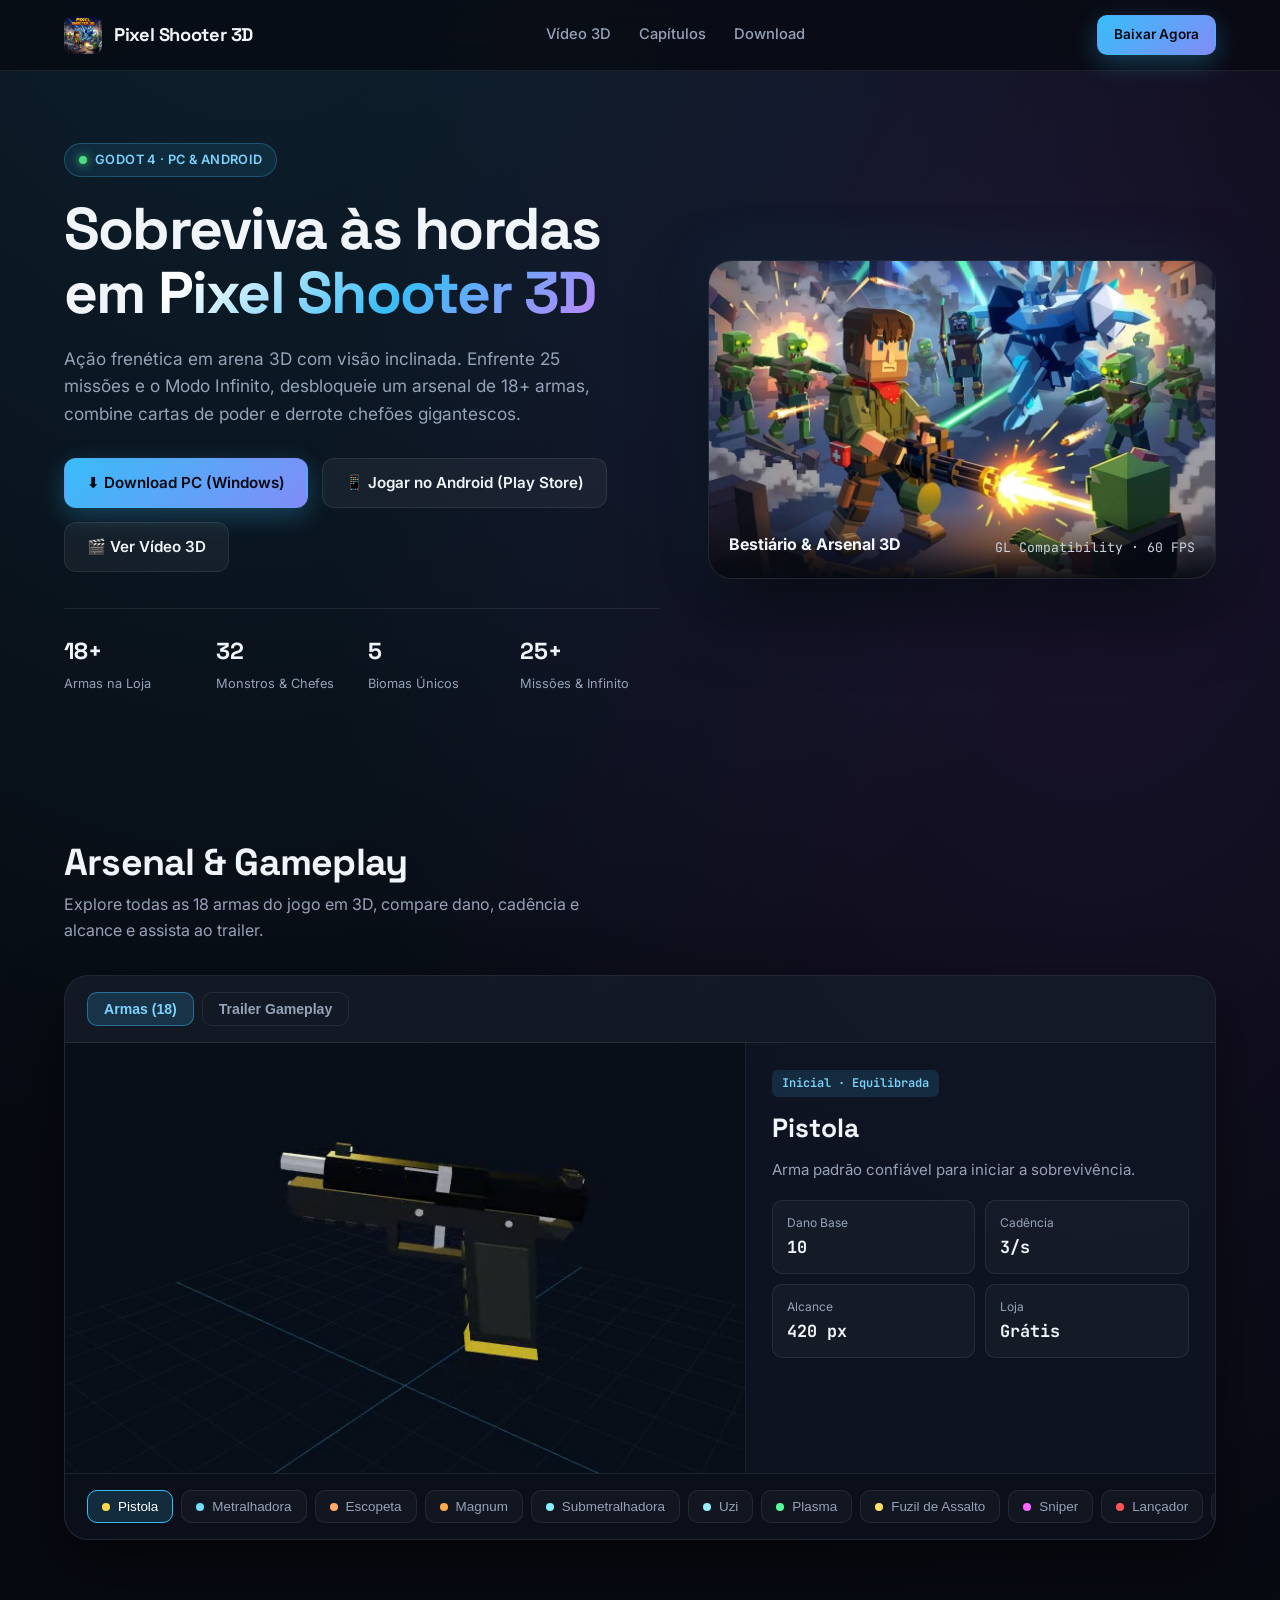
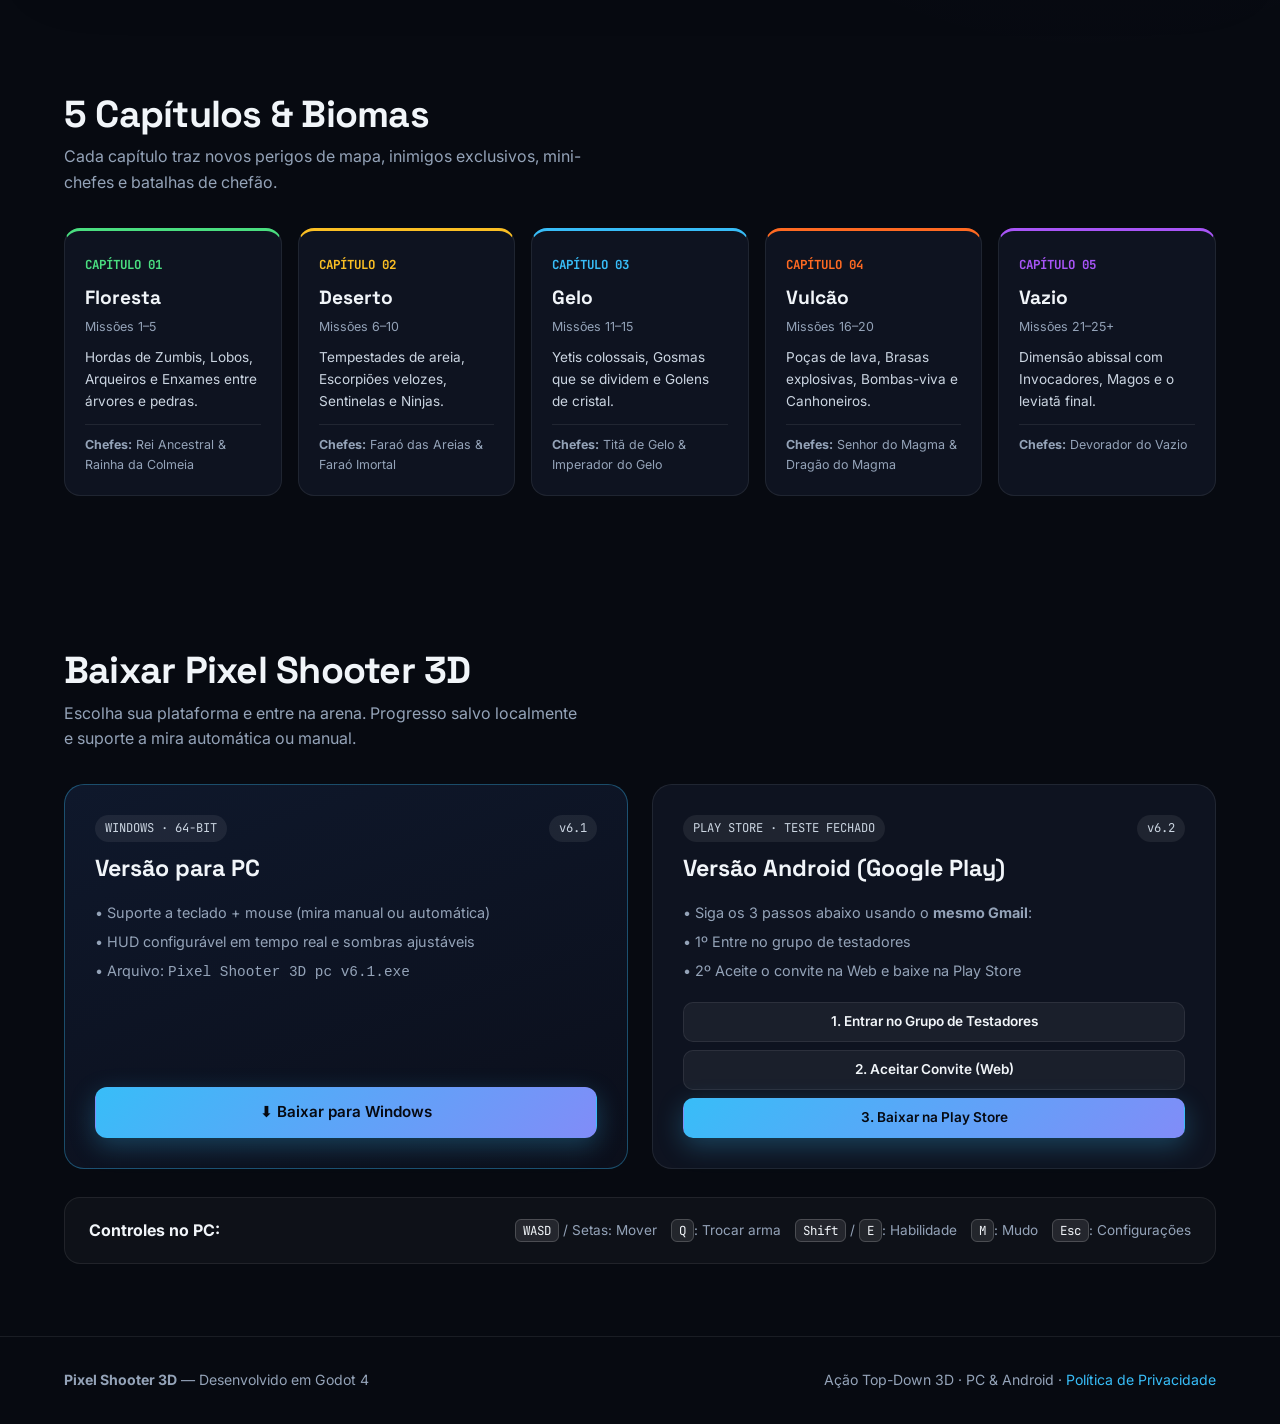
<file: index.html>
<!DOCTYPE html>
<html lang="pt-BR">
<head>
  <meta charset="UTF-8" />
  <meta name="viewport" content="width=device-width, initial-scale=1.0" />
  <title>Pixel Shooter 3D — Sobrevivência Top-Down em 3D</title>
  <meta name="description" content="Enfrente hordas de monstros em 5 biomas, desbloqueie 18 armas, personalize seu soldado 3D e derrote chefões épicos em Pixel Shooter 3D." />
  <link rel="icon" type="image/png" href="./assets/img/logo.png" />
  <link rel="preconnect" href="https://fonts.googleapis.com" />
  <link rel="preconnect" href="https://fonts.gstatic.com" crossorigin />
  <link href="https://fonts.googleapis.com/css2?family=Inter:wght@400;500;600;700&family=JetBrains+Mono:wght@500;700&family=Space+Grotesk:wght@600;700&display=swap" rel="stylesheet" />
  <link rel="stylesheet" href="./styles.css" />
</head>
<body>
  <header class="navbar">
    <div class="container nav-inner">
      <a href="#top" class="brand">
        <img src="./assets/img/logo.png" alt="Logo Pixel Shooter 3D" />
        <span>Pixel Shooter 3D</span>
      </a>
      <nav class="nav-links">
        <a href="#viewer">Vídeo 3D</a>
        <a href="#chapters">Capítulos</a>
        <a href="#download">Download</a>
      </nav>
      <a href="#download" class="btn btn-primary btn-sm">Baixar Agora</a>
    </div>
  </header>

  <main id="top">
    <!-- Hero -->
    <section class="hero">
      <div class="container hero-grid">
        <div>
          <div class="badge"><span class="dot"></span> Godot 4 · PC &amp; Android</div>
          <h1>Sobreviva às hordas em <span class="gradient-text">Pixel Shooter 3D</span></h1>
          <p>
            Ação frenética em arena 3D com visão inclinada. Enfrente 25 missões e o Modo Infinito,
            desbloqueie um arsenal de 18+ armas, combine cartas de poder e derrote chefões gigantescos.
          </p>
          <div class="hero-actions">
            <a href="https://drive.google.com/file/d/1FDAJ5F32whRf1VELcc9sfDxN9A52-_dE/view?usp=drive_link" target="_blank" rel="noopener noreferrer" class="btn btn-primary">
              ⬇ Download PC (Windows)
            </a>
            <a href="#download" class="btn btn-secondary" data-download="android">
              📱 Jogar no Android (Play Store)
            </a>
            <a href="#viewer" class="btn btn-secondary">
              🎬 Ver Vídeo 3D
            </a>
          </div>
          <div class="hero-stats">
            <div class="stat-item">
              <strong>18+</strong>
              <span>Armas na Loja</span>
            </div>
            <div class="stat-item">
              <strong>32</strong>
              <span>Monstros &amp; Chefes</span>
            </div>
            <div class="stat-item">
              <strong>5</strong>
              <span>Biomas Únicos</span>
            </div>
            <div class="stat-item">
              <strong>25+</strong>
              <span>Missões &amp; Infinito</span>
            </div>
          </div>
        </div>

        <div class="hero-visual">
          <div class="hero-card">
            <img src="./assets/img/hero-art.png" alt="Arte promocional de Pixel Shooter 3D" />
            <div class="hero-card-overlay">
              <div>
                <strong>Bestiário &amp; Arsenal 3D</strong>
              </div>
              <span>GL Compatibility · 60 FPS</span>
            </div>
          </div>
        </div>
      </div>
    </section>

    <!-- 3D Video Showcase -->
    <section id="viewer" class="section">
      <div class="container">
        <div class="section-header">
          <div>
            <h2>Arsenal &amp; Gameplay</h2>
            <p>Explore todas as 18 armas do jogo em 3D, compare dano, cadência e alcance e assista ao trailer.</p>
          </div>
        </div>

        <div class="viewer-shell">
          <div class="viewer-toolbar">
            <div class="tabs">
              <button class="tab-btn active" data-category="weapons">Armas (18)</button>
              <button class="tab-btn" data-category="trailer">Trailer Gameplay</button>
            </div>
          </div>

          <div class="viewer-main">
            <div class="canvas-wrap" id="canvas-wrap">
              <video id="showcase-video" autoplay loop muted playsinline disablePictureInPicture controlsList="nodownload nofullscreen noremoteplayback"></video>
              <div class="video-fallback hidden" id="video-fallback">
                <span class="video-fallback-badge">Trailer em Breve</span>
                <h4>Trailer oficial em produção</h4>
                <p>Adicione o arquivo do trailer em:</p>
                <code id="video-fallback-file">website/assets/videos/trailer.mp4</code>
              </div>
            </div>

            <aside class="inspector">
              <div>
                <span class="inspector-tag" id="inspector-tag">Showcase Oficial</span>
                <h3 id="inspector-title">Trailer Gameplay 3D</h3>
                <p class="inspector-desc" id="inspector-desc"></p>
                <div class="stats-grid" id="inspector-stats"></div>
                <ul class="feature-list" id="inspector-features" style="display:none;"></ul>
              </div>
              <div class="palette-row" id="inspector-palette" style="display:none;"></div>
            </aside>
          </div>

          <div class="model-selector" id="model-selector"></div>
        </div>
      </div>
    </section>

    <!-- Chapters -->
    <section id="chapters" class="section">
      <div class="container">
        <div class="section-header">
          <div>
            <h2>5 Capítulos &amp; Biomas</h2>
            <p>Cada capítulo traz novos perigos de mapa, inimigos exclusivos, mini-chefes e batalhas de chefão.</p>
          </div>
        </div>
        <div class="chapters-grid" id="chapters-grid"></div>
      </div>
    </section>

    <!-- Download -->
    <section id="download" class="section">
      <div class="container">
        <div class="section-header">
          <div>
            <h2>Baixar Pixel Shooter 3D</h2>
            <p>Escolha sua plataforma e entre na arena. Progresso salvo localmente e suporte a mira automática ou manual.</p>
          </div>
        </div>

        <div class="download-grid">
          <div class="download-card featured">
            <div>
              <div class="platform-head">
                <span class="platform-badge">WINDOWS · 64-BIT</span>
                <span class="platform-badge">v6.1</span>
              </div>
              <h3>Versão para PC</h3>
              <ul class="download-meta" style="margin-top: 14px;">
                <li>• Suporte a teclado + mouse (mira manual ou automática)</li>
                <li>• HUD configurável em tempo real e sombras ajustáveis</li>
                <li>• Arquivo: <code>Pixel Shooter 3D pc v6.1.exe</code></li>
              </ul>
            </div>
            <a href="https://drive.google.com/file/d/1FDAJ5F32whRf1VELcc9sfDxN9A52-_dE/view?usp=drive_link" target="_blank" rel="noopener noreferrer" class="btn btn-primary">⬇ Baixar para Windows</a>
          </div>

          <div class="download-card">
            <div>
              <div class="platform-head">
                <span class="platform-badge">PLAY STORE · TESTE FECHADO</span>
                <span class="platform-badge">v6.2</span>
              </div>
              <h3>Versão Android (Google Play)</h3>
              <ul class="download-meta" style="margin-top: 14px;">
                <li>• Siga os 3 passos abaixo usando o <strong>mesmo Gmail</strong>:</li>
                <li>• 1º Entre no grupo de testadores</li>
                <li>• 2º Aceite o convite na Web e baixe na Play Store</li>
              </ul>
            </div>
            <div style="display:flex;flex-direction:column;gap:8px;">
              <a href="https://groups.google.com/g/testadores-pixel-shooter3d-3d" target="_blank" rel="noopener noreferrer" class="btn btn-secondary btn-sm">1. Entrar no Grupo de Testadores</a>
              <a href="https://play.google.com/apps/testing/com.pixel.shooter3d" target="_blank" rel="noopener noreferrer" class="btn btn-secondary btn-sm">2. Aceitar Convite (Web)</a>
              <a href="https://play.google.com/store/apps/details?id=com.pixel.shooter3d" target="_blank" rel="noopener noreferrer" class="btn btn-primary btn-sm">3. Baixar na Play Store</a>
            </div>
          </div>
        </div>

        <div class="controls-bar">
          <strong>Controles no PC:</strong>
          <div class="controls-list">
            <span><kbd>WASD</kbd> / Setas: Mover</span>
            <span><kbd>Q</kbd>: Trocar arma</span>
            <span><kbd>Shift</kbd> / <kbd>E</kbd>: Habilidade</span>
            <span><kbd>M</kbd>: Mudo</span>
            <span><kbd>Esc</kbd>: Configurações</span>
          </div>
        </div>
      </div>
    </section>
  </main>

  <footer>
    <div class="container footer-inner">
      <span><strong>Pixel Shooter 3D</strong> — Desenvolvido em Godot 4</span>
      <span>Ação Top-Down 3D · PC &amp; Android · <a href="./privacidade.html" style="color: var(--accent); text-decoration: none;">Política de Privacidade</a></span>
    </div>
  </footer>

  <!-- Download Modal -->
  <div class="modal-backdrop" id="download-modal">
    <div class="modal">
      <h3 id="modal-title">Jogar no Android (Play Store)</h3>
      <p id="modal-text">Para baixar pela Play Store durante o teste fechado, siga os 3 passos na ordem usando o <strong>mesmo Gmail</strong>:</p>
      <div id="modal-links" style="display:flex;flex-direction:column;gap:8px;margin-bottom:16px;">
        <a href="https://groups.google.com/g/testadores-pixel-shooter3d-3d" target="_blank" rel="noopener noreferrer" class="btn btn-secondary btn-sm">1. Entrar no Grupo (Google Groups)</a>
        <a href="https://play.google.com/apps/testing/com.pixel.shooter3d" target="_blank" rel="noopener noreferrer" class="btn btn-secondary btn-sm">2. Aceitar Convite de Testador (Web)</a>
        <a href="https://play.google.com/store/apps/details?id=com.pixel.shooter3d" target="_blank" rel="noopener noreferrer" class="btn btn-primary btn-sm">3. Baixar na Google Play Store</a>
      </div>
      <button class="btn btn-secondary" id="modal-close" style="width: 100%;">Fechar</button>
    </div>
  </div>

  <script type="module" src="./app.js"></script>
</body>
</html>
</file>
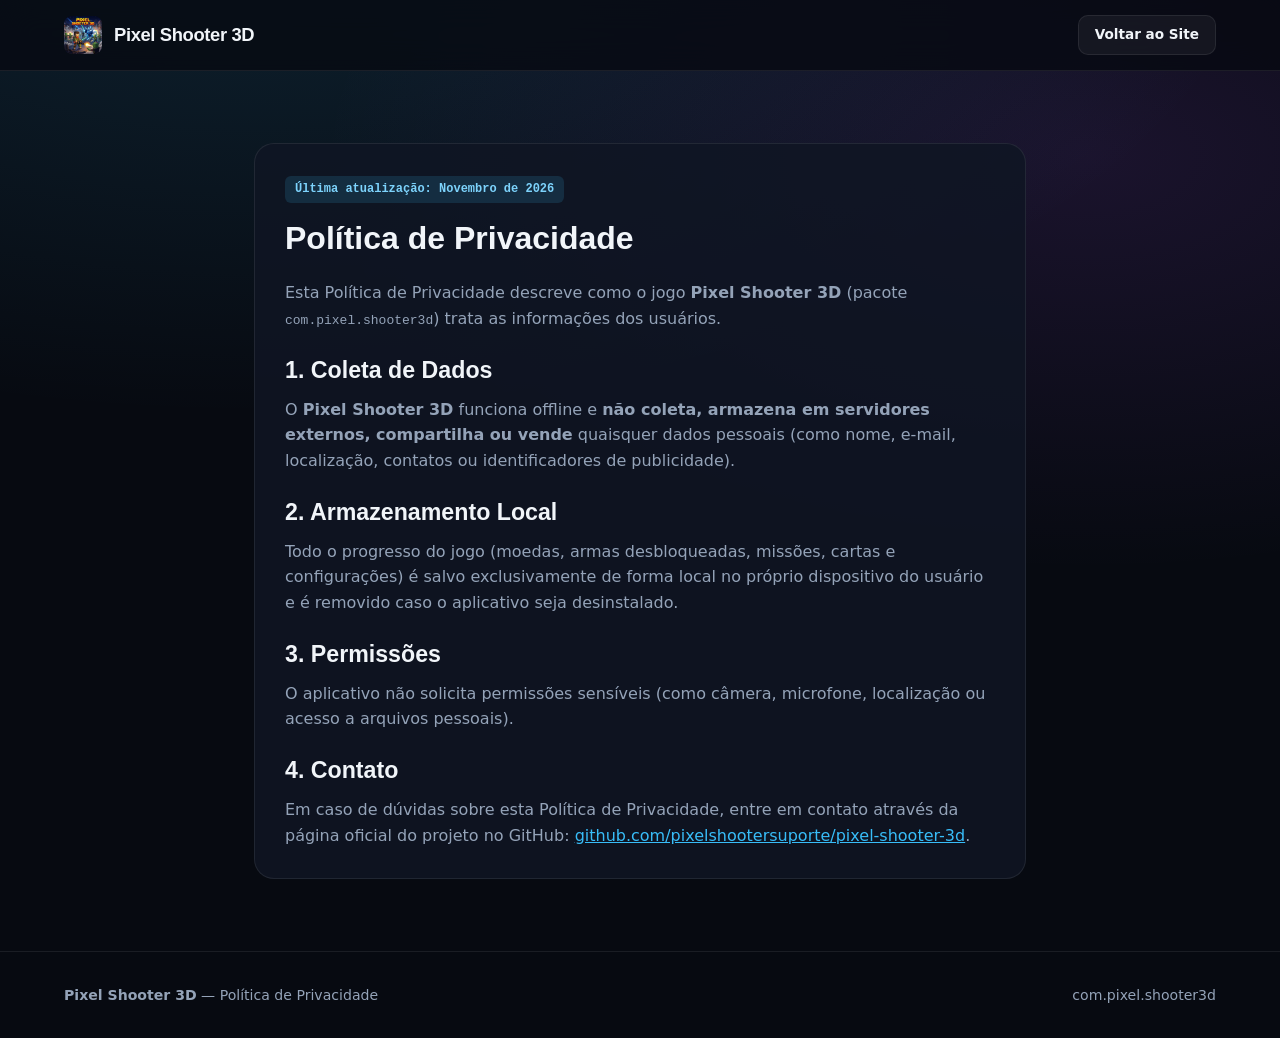
<file: privacidade.html>
<!DOCTYPE html>
<html lang="pt-BR">
<head>
  <meta charset="UTF-8" />
  <meta name="viewport" content="width=device-width, initial-scale=1.0" />
  <title>Política de Privacidade — Pixel Shooter 3D</title>
  <link rel="icon" type="image/png" href="./assets/img/logo.png" />
  <link rel="stylesheet" href="./styles.css" />
</head>
<body>
  <header class="navbar">
    <div class="container nav-inner">
      <a href="./index.html" class="brand">
        <img src="./assets/img/logo.png" alt="Logo Pixel Shooter 3D" />
        <span>Pixel Shooter 3D</span>
      </a>
      <a href="./index.html" class="btn btn-secondary btn-sm">Voltar ao Site</a>
    </div>
  </header>

  <main class="section">
    <div class="container" style="max-width: 820px;">
      <div class="download-card">
        <div>
          <span class="inspector-tag">Última atualização: Novembro de 2026</span>
          <h1 style="font-family: 'Space Grotesk', sans-serif; font-size: 2rem; margin-bottom: 16px;">Política de Privacidade</h1>
          <p style="color: var(--text-muted); margin-bottom: 16px;">
            Esta Política de Privacidade descreve como o jogo <strong>Pixel Shooter 3D</strong> (pacote <code>com.pixel.shooter3d</code>) trata as informações dos usuários.
          </p>

          <h3 style="margin: 20px 0 8px;">1. Coleta de Dados</h3>
          <p style="color: var(--text-muted);">
            O <strong>Pixel Shooter 3D</strong> funciona offline e <strong>não coleta, armazena em servidores externos, compartilha ou vende</strong> quaisquer dados pessoais (como nome, e-mail, localização, contatos ou identificadores de publicidade).
          </p>

          <h3 style="margin: 20px 0 8px;">2. Armazenamento Local</h3>
          <p style="color: var(--text-muted);">
            Todo o progresso do jogo (moedas, armas desbloqueadas, missões, cartas e configurações) é salvo exclusivamente de forma local no próprio dispositivo do usuário e é removido caso o aplicativo seja desinstalado.
          </p>

          <h3 style="margin: 20px 0 8px;">3. Permissões</h3>
          <p style="color: var(--text-muted);">
            O aplicativo não solicita permissões sensíveis (como câmera, microfone, localização ou acesso a arquivos pessoais).
          </p>

          <h3 style="margin: 20px 0 8px;">4. Contato</h3>
          <p style="color: var(--text-muted);">
            Em caso de dúvidas sobre esta Política de Privacidade, entre em contato através da página oficial do projeto no GitHub:
            <a href="https://github.com/pixelshootersuporte/pixel-shooter-3d" target="_blank" rel="noopener noreferrer" style="color: var(--accent);">github.com/pixelshootersuporte/pixel-shooter-3d</a>.
          </p>
        </div>
      </div>
    </div>
  </main>

  <footer>
    <div class="container footer-inner">
      <span><strong>Pixel Shooter 3D</strong> — Política de Privacidade</span>
      <span>com.pixel.shooter3d</span>
    </div>
  </footer>
</body>
</html>
</file>
<file: styles.css>
:root {
  --bg: #070a11;
  --bg-elevated: #0f1523;
  --bg-card: rgba(16, 22, 36, 0.85);
  --border: rgba(255, 255, 255, 0.08);
  --border-bright: rgba(56, 189, 248, 0.35);
  --text: #f1f5f9;
  --text-muted: #94a3b8;
  --accent: #38bdf8;
  --accent-2: #a855f7;
  --accent-3: #4ade80;
  --accent-warm: #ff6a22;
  --radius: 16px;
  --radius-sm: 10px;
}

* {
  box-sizing: border-box;
  margin: 0;
  padding: 0;
}

html {
  scroll-behavior: smooth;
}

body {
  font-family: 'Inter', system-ui, -apple-system, sans-serif;
  background-color: var(--bg);
  color: var(--text);
  line-height: 1.6;
  overflow-x: hidden;
  background-image:
    radial-gradient(ellipse 80% 50% at 20% -10%, rgba(56, 189, 248, 0.14), transparent),
    radial-gradient(ellipse 60% 40% at 85% 15%, rgba(168, 85, 247, 0.12), transparent);
}

.container {
  width: 100%;
  max-width: 1200px;
  margin: 0 auto;
  padding: 0 24px;
}

/* Navbar */
.navbar {
  position: sticky;
  top: 0;
  z-index: 50;
  backdrop-filter: blur(16px);
  -webkit-backdrop-filter: blur(16px);
  background: rgba(7, 10, 17, 0.78);
  border-bottom: 1px solid var(--border);
}

.nav-inner {
  display: flex;
  align-items: center;
  justify-content: space-between;
  height: 70px;
}

.brand {
  display: flex;
  align-items: center;
  gap: 12px;
  text-decoration: none;
  color: var(--text);
  font-family: 'Space Grotesk', sans-serif;
  font-weight: 700;
  font-size: 1.15rem;
  letter-spacing: -0.02em;
}

.brand img {
  width: 38px;
  height: 38px;
  object-fit: contain;
  border-radius: 8px;
}

.nav-links {
  display: flex;
  align-items: center;
  gap: 28px;
}

.nav-links a {
  color: var(--text-muted);
  text-decoration: none;
  font-size: 0.92rem;
  font-weight: 500;
  transition: color 0.2s;
}

.nav-links a:hover {
  color: var(--text);
}

.btn {
  display: inline-flex;
  align-items: center;
  justify-content: center;
  gap: 10px;
  padding: 12px 22px;
  border-radius: 12px;
  font-weight: 600;
  font-size: 0.95rem;
  text-decoration: none;
  cursor: pointer;
  border: 1px solid transparent;
  transition: transform 0.18s ease, box-shadow 0.18s ease, background 0.18s ease, border-color 0.18s ease;
}

.btn:active {
  transform: translateY(1px);
}

.btn-primary {
  background: linear-gradient(135deg, #38bdf8, #818cf8);
  color: #060911;
  box-shadow: 0 8px 26px rgba(56, 189, 248, 0.28);
}

.btn-primary:hover {
  transform: translateY(-2px);
  box-shadow: 0 12px 32px rgba(56, 189, 248, 0.4);
}

.btn-secondary {
  background: rgba(255, 255, 255, 0.05);
  color: var(--text);
  border-color: var(--border);
}

.btn-secondary:hover {
  background: rgba(255, 255, 255, 0.1);
  border-color: rgba(255, 255, 255, 0.2);
  transform: translateY(-2px);
}

.btn-sm {
  padding: 8px 16px;
  font-size: 0.85rem;
  border-radius: 10px;
}

/* Hero */
.hero {
  padding: 72px 0 64px;
}

.hero-grid {
  display: grid;
  grid-template-columns: 1.08fr 0.92fr;
  gap: 48px;
  align-items: center;
}

.badge {
  display: inline-flex;
  align-items: center;
  gap: 8px;
  padding: 6px 14px;
  border-radius: 999px;
  background: rgba(56, 189, 248, 0.1);
  border: 1px solid rgba(56, 189, 248, 0.28);
  color: #7dd3fc;
  font-size: 0.8rem;
  font-weight: 600;
  letter-spacing: 0.03em;
  text-transform: uppercase;
  margin-bottom: 20px;
}

.badge .dot {
  width: 8px;
  height: 8px;
  border-radius: 50%;
  background: #4ade80;
  box-shadow: 0 0 10px #4ade80;
}

.hero h1 {
  font-family: 'Space Grotesk', sans-serif;
  font-size: clamp(2.4rem, 4.6vw, 3.8rem);
  line-height: 1.08;
  letter-spacing: -0.03em;
  margin-bottom: 20px;
}

.gradient-text {
  background: linear-gradient(135deg, #ffffff 10%, #38bdf8 55%, #c084fc 100%);
  -webkit-background-clip: text;
  background-clip: text;
  color: transparent;
}

.hero p {
  color: var(--text-muted);
  font-size: 1.08rem;
  max-width: 540px;
  margin-bottom: 30px;
}

.hero-actions {
  display: flex;
  flex-wrap: wrap;
  gap: 14px;
  margin-bottom: 36px;
}

.hero-stats {
  display: grid;
  grid-template-columns: repeat(4, minmax(0, 1fr));
  gap: 12px;
  padding-top: 24px;
  border-top: 1px solid var(--border);
}

.stat-item strong {
  display: block;
  font-family: 'Space Grotesk', sans-serif;
  font-size: 1.45rem;
  color: var(--text);
}

.stat-item span {
  font-size: 0.8rem;
  color: var(--text-muted);
}

.hero-visual {
  position: relative;
}

.hero-card {
  position: relative;
  border-radius: 24px;
  overflow: hidden;
  border: 1px solid var(--border);
  background: var(--bg-elevated);
  box-shadow: 0 28px 70px rgba(0, 0, 0, 0.65), 0 0 60px rgba(56, 189, 248, 0.12);
}

.hero-card img {
  width: 100%;
  display: block;
  aspect-ratio: 16 / 10;
  object-fit: cover;
}

.hero-card-overlay {
  position: absolute;
  inset: auto 0 0 0;
  padding: 20px;
  background: linear-gradient(to top, rgba(7, 10, 17, 0.94), transparent);
  display: flex;
  justify-content: space-between;
  align-items: flex-end;
}

.hero-card-overlay span {
  font-size: 0.82rem;
  color: #cbd5e1;
  font-family: 'JetBrains Mono', monospace;
}

/* Section Headers */
.section {
  padding: 72px 0;
}

.section-header {
  display: flex;
  justify-content: space-between;
  align-items: flex-end;
  gap: 20px;
  margin-bottom: 32px;
  flex-wrap: wrap;
}

.section-header h2 {
  font-family: 'Space Grotesk', sans-serif;
  font-size: clamp(1.75rem, 3vw, 2.35rem);
  letter-spacing: -0.02em;
}

.section-header p {
  color: var(--text-muted);
  max-width: 520px;
}

/* 3D Viewer */
.viewer-shell {
  background: var(--bg-card);
  border: 1px solid var(--border);
  border-radius: 24px;
  overflow: hidden;
  box-shadow: 0 24px 60px rgba(0, 0, 0, 0.5);
}

.viewer-toolbar {
  display: flex;
  justify-content: space-between;
  align-items: center;
  flex-wrap: wrap;
  gap: 14px;
  padding: 16px 22px;
  border-bottom: 1px solid var(--border);
  background: rgba(255, 255, 255, 0.02);
}

.tabs {
  display: flex;
  gap: 8px;
  flex-wrap: wrap;
}

.tab-btn {
  padding: 8px 16px;
  border-radius: 10px;
  border: 1px solid var(--border);
  background: transparent;
  color: var(--text-muted);
  font-size: 0.88rem;
  font-weight: 600;
  cursor: pointer;
  transition: all 0.2s;
}

.tab-btn:hover {
  color: var(--text);
  background: rgba(255, 255, 255, 0.05);
}

.tab-btn.active {
  background: rgba(56, 189, 248, 0.16);
  color: #7dd3fc;
  border-color: rgba(56, 189, 248, 0.45);
}

.viewer-controls {
  display: flex;
  gap: 8px;
}

.icon-btn {
  padding: 7px 12px;
  border-radius: 8px;
  border: 1px solid var(--border);
  background: rgba(255, 255, 255, 0.03);
  color: var(--text-muted);
  font-size: 0.8rem;
  font-weight: 500;
  cursor: pointer;
  transition: all 0.2s;
}

.icon-btn:hover, .icon-btn.active {
  color: var(--text);
  border-color: rgba(56, 189, 248, 0.4);
  background: rgba(56, 189, 248, 0.12);
}

.viewer-main {
  display: grid;
  grid-template-columns: 1.45fr 1fr;
  min-height: 430px;
}

.canvas-wrap {
  position: relative;
  min-height: 420px;
  background: radial-gradient(circle at center, #131c2e 0%, #080c15 75%);
  border-right: 1px solid var(--border);
  display: flex;
  align-items: center;
  justify-content: center;
  overflow: hidden;
}

#showcase-video {
  width: 100%;
  height: 100%;
  min-height: 420px;
  max-height: 500px;
  object-fit: cover;
  display: block;
  background: #070a11;
}

.video-fallback {
  position: absolute;
  inset: 0;
  display: flex;
  flex-direction: column;
  align-items: center;
  justify-content: center;
  text-align: center;
  padding: 28px;
  background:
    linear-gradient(rgba(7, 10, 17, 0.78), rgba(7, 10, 17, 0.88)),
    url('./assets/img/hero-art.png') center / cover no-repeat;
  gap: 10px;
}

.video-fallback.hidden {
  display: none;
}

.video-fallback-badge {
  padding: 5px 12px;
  border-radius: 999px;
  background: rgba(56, 189, 248, 0.16);
  border: 1px solid rgba(56, 189, 248, 0.4);
  color: #7dd3fc;
  font-family: 'JetBrains Mono', monospace;
  font-size: 0.78rem;
}

.video-fallback h4 {
  font-family: 'Space Grotesk', sans-serif;
  font-size: 1.35rem;
}

.video-fallback p {
  color: var(--text-muted);
  font-size: 0.9rem;
  max-width: 400px;
}

.video-fallback code {
  padding: 4px 10px;
  border-radius: 6px;
  background: rgba(0, 0, 0, 0.45);
  border: 1px solid var(--border);
  color: #7dd3fc;
  font-family: 'JetBrains Mono', monospace;
  font-size: 0.82rem;
}

.viewer-loader {
  position: absolute;
  inset: 0;
  display: flex;
  flex-direction: column;
  align-items: center;
  justify-content: center;
  gap: 10px;
  background: rgba(8, 12, 21, 0.7);
  color: var(--text-muted);
  font-size: 0.9rem;
  pointer-events: none;
  opacity: 0;
  transition: opacity 0.2s;
}

.viewer-loader.visible {
  opacity: 1;
}

.spinner {
  width: 28px;
  height: 28px;
  border: 3px solid rgba(56, 189, 248, 0.2);
  border-top-color: #38bdf8;
  border-radius: 50%;
  animation: spin 0.75s linear infinite;
}

@keyframes spin {
  to { transform: rotate(360deg); }
}

.inspector {
  padding: 26px;
  display: flex;
  flex-direction: column;
  justify-content: space-between;
  gap: 18px;
}

.inspector-tag {
  display: inline-block;
  padding: 4px 10px;
  border-radius: 6px;
  font-family: 'JetBrains Mono', monospace;
  font-size: 0.75rem;
  font-weight: 600;
  background: rgba(56, 189, 248, 0.14);
  color: #7dd3fc;
  margin-bottom: 10px;
}

.inspector h3 {
  font-family: 'Space Grotesk', sans-serif;
  font-size: 1.65rem;
  margin-bottom: 8px;
}

.inspector-desc {
  color: var(--text-muted);
  font-size: 0.94rem;
  margin-bottom: 18px;
}

.stats-grid {
  display: grid;
  grid-template-columns: repeat(2, 1fr);
  gap: 10px;
}

.stat-box {
  padding: 12px 14px;
  border-radius: var(--radius-sm);
  background: rgba(255, 255, 255, 0.03);
  border: 1px solid var(--border);
}

.stat-box .label {
  display: block;
  font-size: 0.75rem;
  color: var(--text-muted);
  margin-bottom: 2px;
}

.stat-box .val {
  font-family: 'JetBrains Mono', monospace;
  font-size: 1.05rem;
  font-weight: 700;
  color: var(--text);
}

.feature-list {
  list-style: none;
  display: flex;
  flex-direction: column;
  gap: 8px;
}

.feature-list li {
  display: flex;
  align-items: flex-start;
  gap: 8px;
  font-size: 0.88rem;
  color: #cbd5e1;
}

.feature-list li::before {
  content: "▸";
  color: var(--accent);
  font-weight: 700;
}

.palette-row {
  display: flex;
  align-items: center;
  gap: 8px;
  padding-top: 12px;
  border-top: 1px solid var(--border);
  font-size: 0.78rem;
  color: var(--text-muted);
}

.swatch {
  width: 18px;
  height: 18px;
  border-radius: 5px;
  border: 1px solid rgba(255, 255, 255, 0.25);
}

.model-selector {
  padding: 16px 22px;
  border-top: 1px solid var(--border);
  background: rgba(0, 0, 0, 0.2);
  display: flex;
  gap: 8px;
  overflow-x: auto;
  scrollbar-width: thin;
}

.model-pill {
  flex: 0 0 auto;
  padding: 8px 14px;
  border-radius: 10px;
  border: 1px solid var(--border);
  background: rgba(255, 255, 255, 0.03);
  color: var(--text-muted);
  font-size: 0.84rem;
  font-weight: 500;
  cursor: pointer;
  transition: all 0.18s;
  display: flex;
  align-items: center;
  gap: 8px;
}

.model-pill:hover {
  color: var(--text);
  border-color: rgba(255, 255, 255, 0.2);
}

.model-pill.active {
  background: rgba(56, 189, 248, 0.16);
  border-color: #38bdf8;
  color: #ffffff;
}

.pill-dot {
  width: 8px;
  height: 8px;
  border-radius: 50%;
}

/* Chapters */
.chapters-grid {
  display: grid;
  grid-template-columns: repeat(5, minmax(0, 1fr));
  gap: 16px;
}

.chapter-card {
  background: var(--bg-card);
  border: 1px solid var(--border);
  border-radius: var(--radius);
  padding: 20px;
  position: relative;
  overflow: hidden;
  transition: transform 0.2s, border-color 0.2s;
}

.chapter-card:hover {
  transform: translateY(-4px);
  border-color: rgba(255, 255, 255, 0.2);
}

.chapter-num {
  font-family: 'JetBrains Mono', monospace;
  font-size: 0.78rem;
  font-weight: 700;
  margin-bottom: 8px;
  display: inline-block;
}

.chapter-card h3 {
  font-family: 'Space Grotesk', sans-serif;
  font-size: 1.2rem;
  margin-bottom: 4px;
}

.chapter-missions {
  font-size: 0.78rem;
  color: var(--text-muted);
  margin-bottom: 10px;
}

.chapter-desc {
  font-size: 0.85rem;
  color: #cbd5e1;
  margin-bottom: 12px;
}

.chapter-boss {
  font-size: 0.78rem;
  color: var(--text-muted);
  padding-top: 10px;
  border-top: 1px solid var(--border);
}

/* Download Section */
.download-grid {
  display: grid;
  grid-template-columns: repeat(2, minmax(0, 1fr));
  gap: 24px;
}

.download-card {
  background: var(--bg-card);
  border: 1px solid var(--border);
  border-radius: 20px;
  padding: 30px;
  display: flex;
  flex-direction: column;
  justify-content: space-between;
  gap: 20px;
}

.download-card.featured {
  border-color: rgba(56, 189, 248, 0.35);
  background: linear-gradient(160deg, rgba(16, 26, 46, 0.92), rgba(12, 16, 28, 0.92));
}

.platform-head {
  display: flex;
  align-items: center;
  justify-content: space-between;
  gap: 12px;
}

.platform-badge {
  font-family: 'JetBrains Mono', monospace;
  font-size: 0.76rem;
  padding: 4px 10px;
  border-radius: 999px;
  background: rgba(255, 255, 255, 0.07);
  color: #cbd5e1;
}

.download-card h3 {
  font-family: 'Space Grotesk', sans-serif;
  font-size: 1.45rem;
  margin-top: 8px;
}

.download-meta {
  list-style: none;
  display: flex;
  flex-direction: column;
  gap: 6px;
  color: var(--text-muted);
  font-size: 0.9rem;
}

.controls-bar {
  margin-top: 28px;
  padding: 20px 24px;
  border-radius: var(--radius);
  background: rgba(255, 255, 255, 0.03);
  border: 1px solid var(--border);
  display: flex;
  flex-wrap: wrap;
  align-items: center;
  justify-content: space-between;
  gap: 14px;
}

.controls-list {
  display: flex;
  flex-wrap: wrap;
  gap: 14px;
  font-size: 0.85rem;
  color: var(--text-muted);
}

kbd {
  background: rgba(255, 255, 255, 0.09);
  border: 1px solid rgba(255, 255, 255, 0.18);
  border-radius: 6px;
  padding: 2px 7px;
  font-family: 'JetBrains Mono', monospace;
  font-size: 0.78rem;
  color: var(--text);
}

/* Modal */
.modal-backdrop {
  position: fixed;
  inset: 0;
  background: rgba(3, 6, 12, 0.78);
  backdrop-filter: blur(8px);
  display: none;
  align-items: center;
  justify-content: center;
  z-index: 100;
  padding: 20px;
}

.modal-backdrop.open {
  display: flex;
}

.modal {
  background: #0f1626;
  border: 1px solid var(--border-bright);
  border-radius: 20px;
  max-width: 480px;
  width: 100%;
  padding: 28px;
  box-shadow: 0 24px 70px rgba(0, 0, 0, 0.7);
}

.modal h3 {
  font-family: 'Space Grotesk', sans-serif;
  font-size: 1.35rem;
  margin-bottom: 10px;
}

.modal p {
  color: var(--text-muted);
  font-size: 0.94rem;
  margin-bottom: 16px;
}

.modal code {
  display: block;
  padding: 10px 12px;
  border-radius: 8px;
  background: rgba(0, 0, 0, 0.35);
  border: 1px solid var(--border);
  font-family: 'JetBrains Mono', monospace;
  font-size: 0.82rem;
  color: #7dd3fc;
  margin-bottom: 18px;
  word-break: break-all;
}

/* Footer */
footer {
  border-top: 1px solid var(--border);
  padding: 32px 0;
  color: var(--text-muted);
  font-size: 0.88rem;
}

.footer-inner {
  display: flex;
  justify-content: space-between;
  align-items: center;
  flex-wrap: wrap;
  gap: 12px;
}

@media (max-width: 980px) {
  .hero-grid,
  .viewer-main {
    grid-template-columns: 1fr;
  }
  .canvas-wrap {
    border-right: none;
    border-bottom: 1px solid var(--border);
    min-height: 340px;
  }
  .chapters-grid {
    grid-template-columns: repeat(2, minmax(0, 1fr));
  }
}

@media (max-width: 640px) {
  .nav-links {
    display: none;
  }
  .hero-stats {
    grid-template-columns: repeat(2, 1fr);
  }
  .chapters-grid,
  .download-grid {
    grid-template-columns: 1fr;
  }
}
</file>
